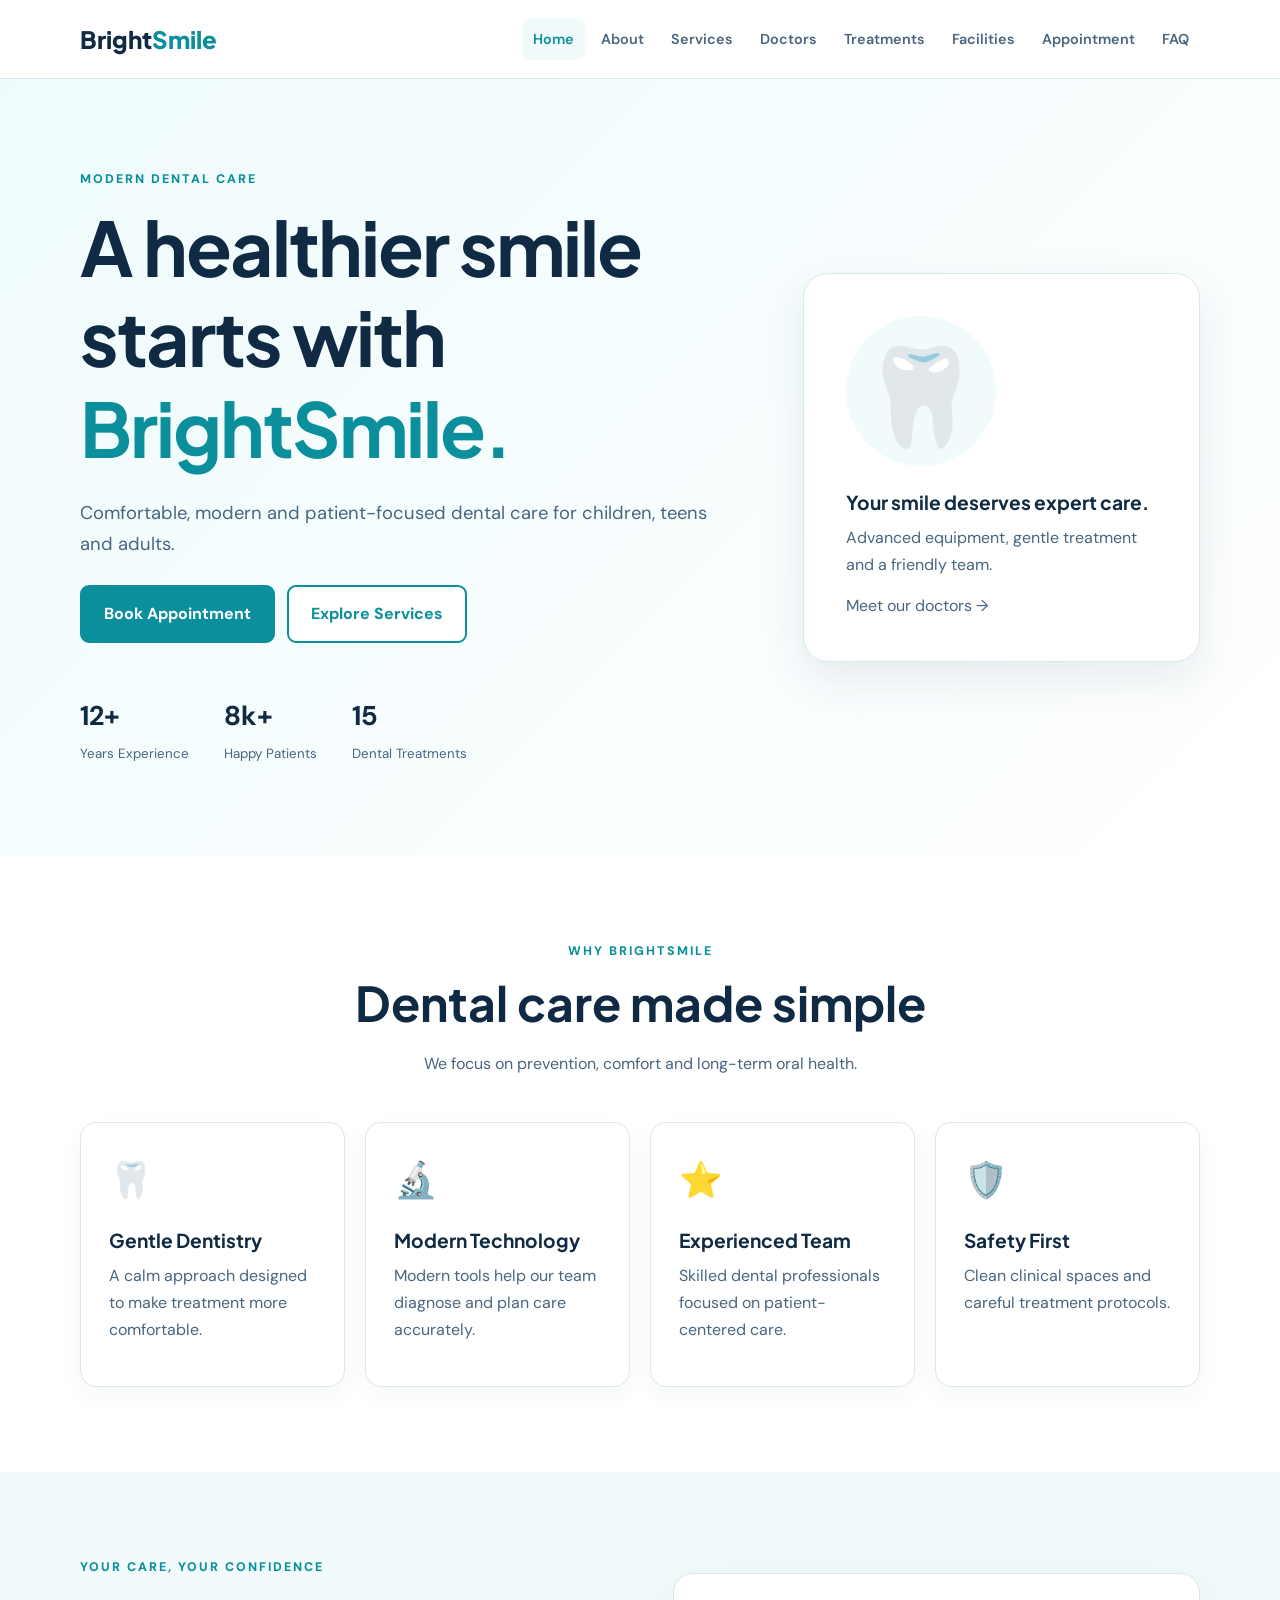
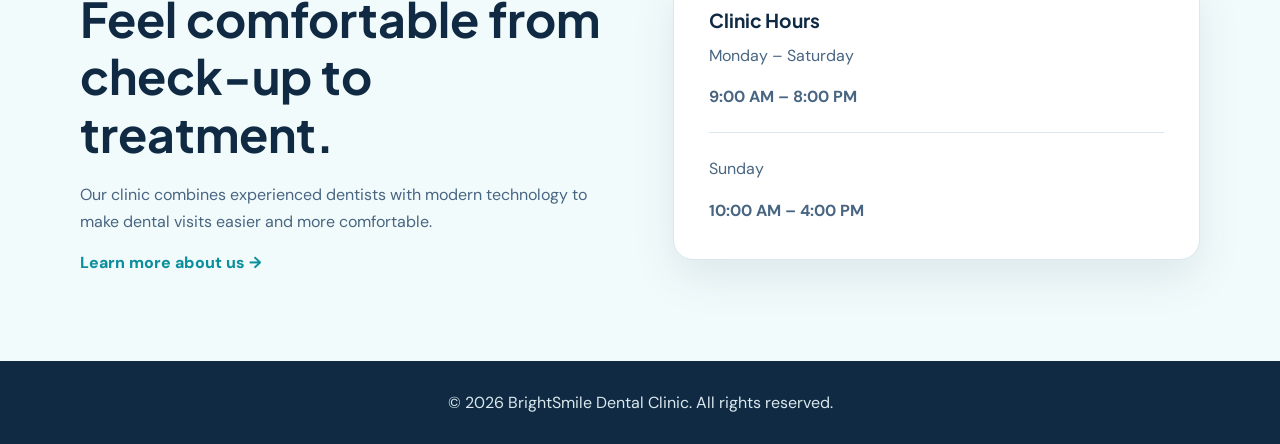
<file: index.html>
<!DOCTYPE html>
<html lang="en">
<head>
  <meta charset="UTF-8">
  <meta name="viewport" content="width=device-width, initial-scale=1.0">
  <title>BrightSmile Dental Clinic | Home</title>
  <link rel="stylesheet" href="style.css">
</head>

<body>

<header class="header">
  <div class="container nav">

    <a class="logo" href="index.html">
      Bright<span>Smile</span>
    </a>

    <button class="menu-btn" id="menuBtn">☰</button>

    <nav id="navLinks">
      <a class="active" href="index.html">Home</a>
      <a href="about.html">About</a>
      <a href="services.html">Services</a>
      <a href="doctors.html">Doctors</a>
      <a href="treatments.html">Treatments</a>
      <a href="facilities.html">Facilities</a>
      <a href="appointment.html">Appointment</a>
      <a href="faq.html">FAQ</a>
    </nav>

  </div>
</header>


<main>

<section class="hero">

  <div class="container hero-grid">

    <div>

      <p class="eyebrow">MODERN DENTAL CARE</p>

      <h1>
        A healthier smile starts with
        <span>BrightSmile.</span>
      </h1>

      <p class="hero-text">
        Comfortable, modern and patient-focused dental care
        for children, teens and adults.
      </p>

      <div class="buttons">

        <a class="btn" href="appointment.html">
          Book Appointment
        </a>

        <a class="btn btn-light" href="services.html">
          Explore Services
        </a>

      </div>


      <div class="stats">

        <div>
          <strong>12+</strong>
          <small>Years Experience</small>
        </div>

        <div>
          <strong>8k+</strong>
          <small>Happy Patients</small>
        </div>

        <div>
          <strong>15</strong>
          <small>Dental Treatments</small>
        </div>

      </div>

    </div>


    <div class="hero-card">

      <div class="tooth">🦷</div>

      <h3>
        Your smile deserves expert care.
      </h3>

      <p>
        Advanced equipment, gentle treatment
        and a friendly team.
      </p>

      <a href="doctors.html">
        Meet our doctors →
      </a>

    </div>

  </div>

</section>


<section class="section">

  <div class="container">

    <div class="section-title">

      <p class="eyebrow">WHY BRIGHTSMILE</p>

      <h2>Dental care made simple</h2>

      <p>
        We focus on prevention, comfort and
        long-term oral health.
      </p>

    </div>

    <div class="cards" id="homeFeatures"></div>

  </div>

</section>


<section class="section soft">

  <div class="container split">

    <div>

      <p class="eyebrow">
        YOUR CARE, YOUR CONFIDENCE
      </p>

      <h2>
        Feel comfortable from check-up to treatment.
      </h2>

      <p>
        Our clinic combines experienced dentists
        with modern technology to make dental visits
        easier and more comfortable.
      </p>

      <a class="text-link" href="about.html">
        Learn more about us →
      </a>

    </div>


    <div class="info-box">

      <h3>Clinic Hours</h3>

      <p>Monday – Saturday</p>

      <strong>9:00 AM – 8:00 PM</strong>

      <hr>

      <p>Sunday</p>

      <strong>10:00 AM – 4:00 PM</strong>

    </div>

  </div>

</section>

</main>


<footer>

  <div class="container">

    <p>
      © 2026 BrightSmile Dental Clinic.
      All rights reserved.
    </p>

  </div>

</footer>


<script src="data.js"></script>
<script src="script.js"></script>

</body>
</html>
</file>
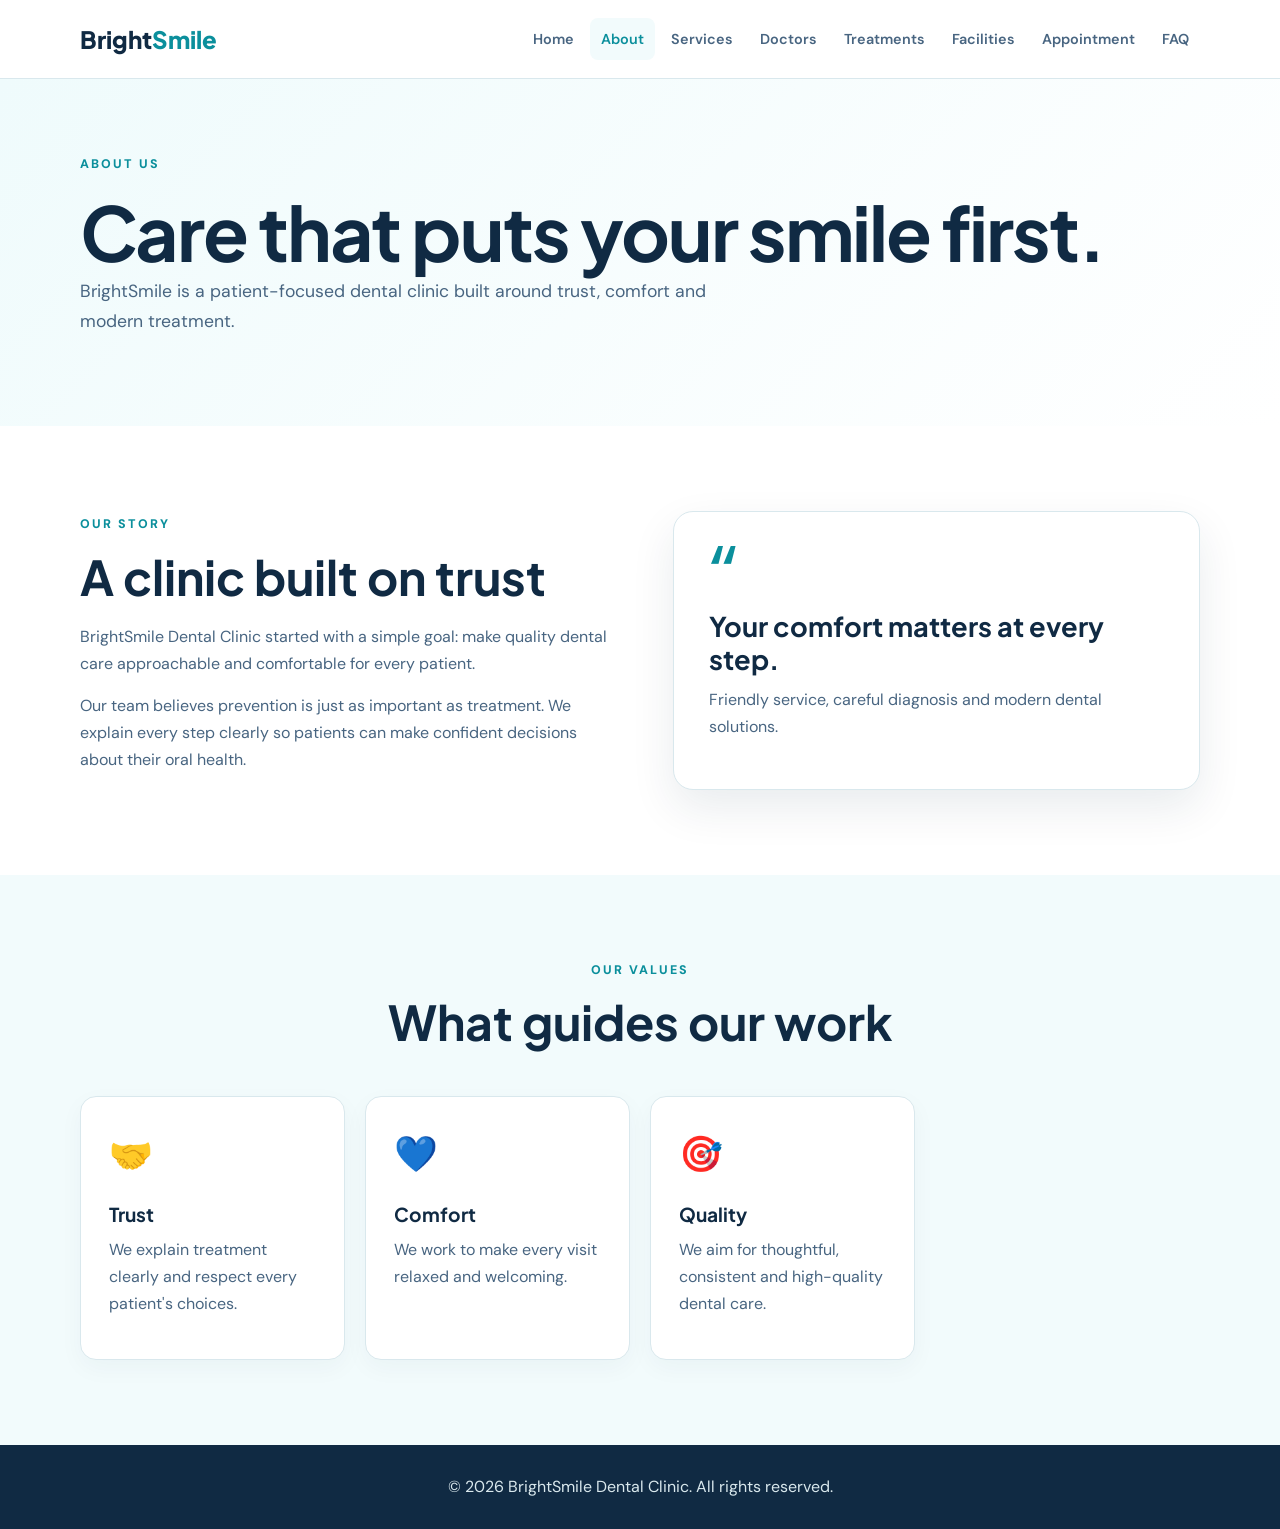
<file: about.html>
<!DOCTYPE html>
<html lang="en">

<head>

  <meta charset="UTF-8">

  <meta
    name="viewport"
    content="width=device-width, initial-scale=1.0"
  >

  <title>About | BrightSmile</title>

  <link rel="stylesheet" href="style.css">

</head>


<body>

<header class="header">

  <div class="container nav">

    <a class="logo" href="index.html">
      Bright<span>Smile</span>
    </a>

    <button class="menu-btn" id="menuBtn">
      ☰
    </button>

    <nav id="navLinks">

      <a href="index.html">Home</a>

      <a class="active" href="about.html">
        About
      </a>

      <a href="services.html">
        Services
      </a>

      <a href="doctors.html">
        Doctors
      </a>

      <a href="treatments.html">
        Treatments
      </a>

      <a href="facilities.html">
        Facilities
      </a>

      <a href="appointment.html">
        Appointment
      </a>

      <a href="faq.html">
        FAQ
      </a>

    </nav>

  </div>

</header>


<section class="page-hero">

  <div class="container">

    <p class="eyebrow">
      ABOUT US
    </p>

    <h1>
      Care that puts your smile first.
    </h1>

    <p>
      BrightSmile is a patient-focused dental clinic
      built around trust, comfort and modern treatment.
    </p>

  </div>

</section>


<section class="section">

  <div class="container split">

    <div>

      <p class="eyebrow">
        OUR STORY
      </p>

      <h2>
        A clinic built on trust
      </h2>

      <p>
        BrightSmile Dental Clinic started with a simple goal:
        make quality dental care approachable and comfortable
        for every patient.
      </p>

      <p>
        Our team believes prevention is just as important
        as treatment. We explain every step clearly so
        patients can make confident decisions about their
        oral health.
      </p>

    </div>


    <div class="quote-box">

      <span>“</span>

      <h3>
        Your comfort matters at every step.
      </h3>

      <p>
        Friendly service, careful diagnosis
        and modern dental solutions.
      </p>

    </div>

  </div>

</section>


<section class="section soft">

  <div class="container">

    <div class="section-title">

      <p class="eyebrow">
        OUR VALUES
      </p>

      <h2>
        What guides our work
      </h2>

    </div>

    <div class="cards" id="values"></div>

  </div>

</section>


<footer>

  <div class="container">

    <p>
      © 2026 BrightSmile Dental Clinic.
      All rights reserved.
    </p>

  </div>

</footer>


<script src="data.js"></script>
<script src="script.js"></script>

</body>
</html>
</file>
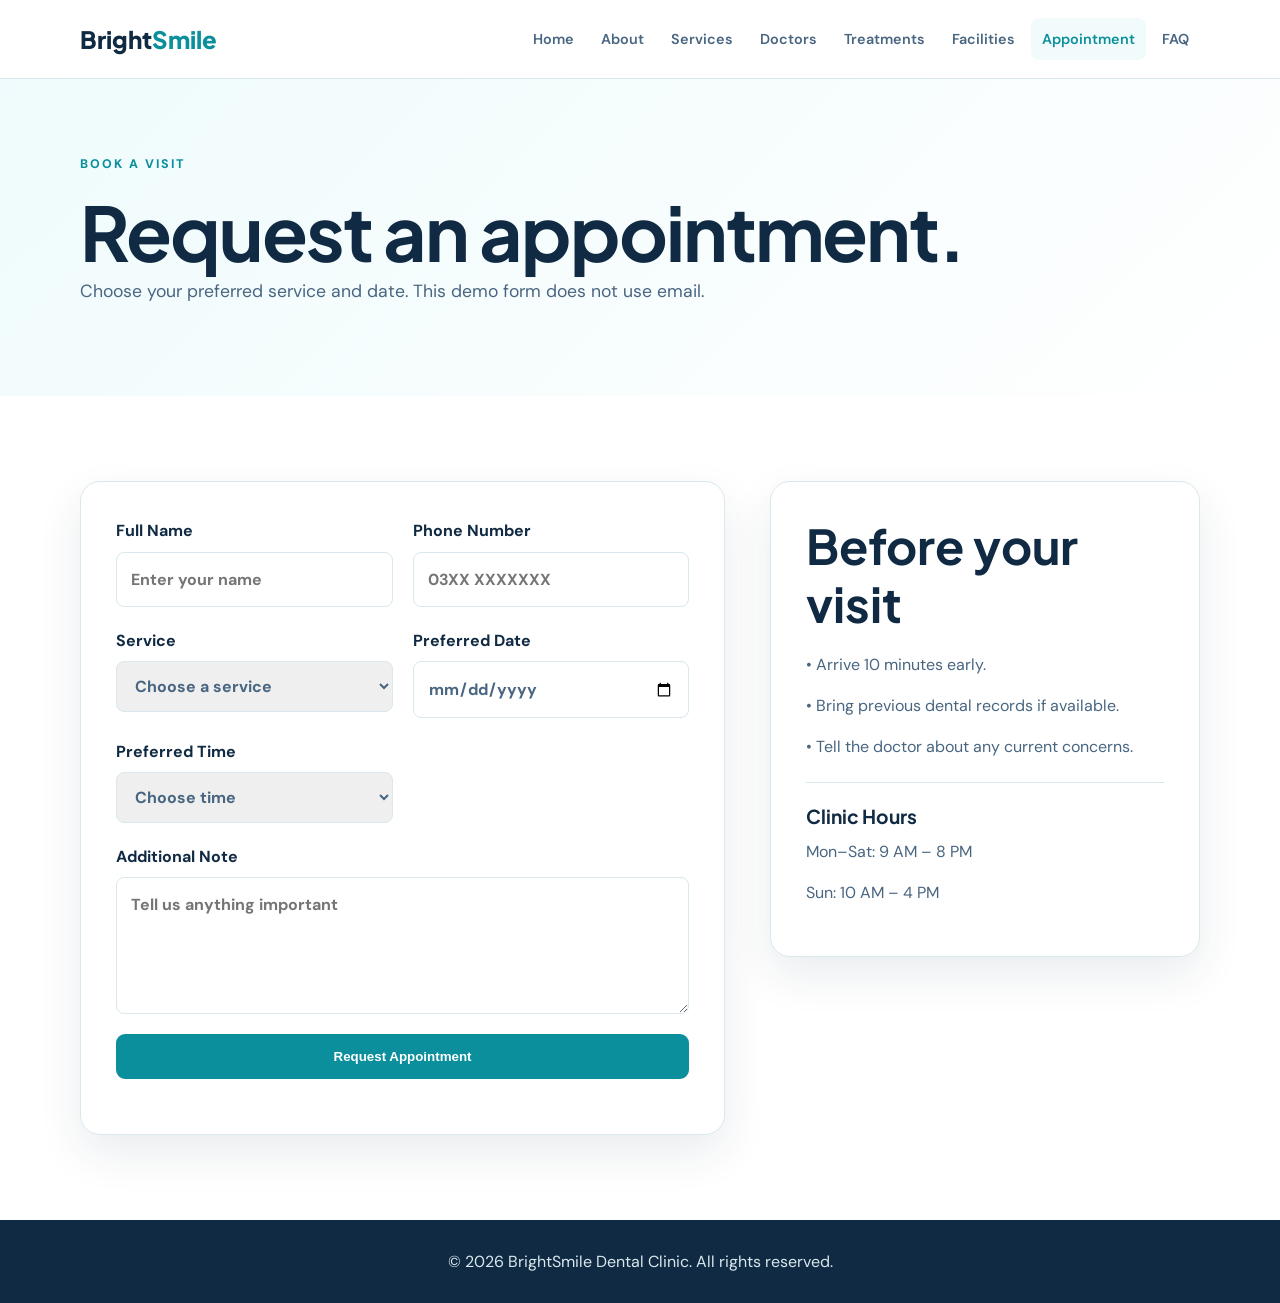
<file: appointment.html>
<!DOCTYPE html>
<html lang="en">

<head>

  <meta charset="UTF-8">

  <meta
    name="viewport"
    content="width=device-width, initial-scale=1.0"
  >

  <title>Appointment | BrightSmile</title>

  <link rel="stylesheet" href="style.css">

</head>


<body>

<header class="header">

  <div class="container nav">

    <a class="logo" href="index.html">
      Bright<span>Smile</span>
    </a>

    <button class="menu-btn" id="menuBtn">
      ☰
    </button>

    <nav id="navLinks">

      <a href="index.html">Home</a>

      <a href="about.html">About</a>

      <a href="services.html">Services</a>

      <a href="doctors.html">Doctors</a>

      <a href="treatments.html">Treatments</a>

      <a href="facilities.html">Facilities</a>

      <a class="active" href="appointment.html">
        Appointment
      </a>

      <a href="faq.html">FAQ</a>

    </nav>

  </div>

</header>


<section class="page-hero">

  <div class="container">

    <p class="eyebrow">
      BOOK A VISIT
    </p>

    <h1>
      Request an appointment.
    </h1>

    <p>
      Choose your preferred service and date.
      This demo form does not use email.
    </p>

  </div>

</section>


<section class="section">

  <div class="container form-layout">


    <form
      class="appointment-form"
      id="appointmentForm"
    >

      <label>
        Full Name

        <input
          type="text"
          id="patientName"
          required
          placeholder="Enter your name"
        >

      </label>


      <label>
        Phone Number

        <input
          type="tel"
          id="phone"
          required
          placeholder="03XX XXXXXXX"
        >

      </label>


      <label>
        Service

        <select id="service" required>

          <option value="">
            Choose a service
          </option>

          <option>
            Dental Check-up
          </option>

          <option>
            Teeth Cleaning
          </option>

          <option>
            Cosmetic Dentistry
          </option>

          <option>
            Root Canal
          </option>

          <option>
            Braces Consultation
          </option>

          <option>
            Dental Implants
          </option>

        </select>

      </label>


      <label>
        Preferred Date

        <input
          type="date"
          id="date"
          required
        >

      </label>


      <label>
        Preferred Time

        <select id="time" required>

          <option value="">
            Choose time
          </option>

          <option>9:00 AM</option>
          <option>11:00 AM</option>
          <option>2:00 PM</option>
          <option>5:00 PM</option>
          <option>7:00 PM</option>

        </select>

      </label>


      <label>

        Additional Note

        <textarea
          id="note"
          rows="4"
          placeholder="Tell us anything important"
        ></textarea>

      </label>


      <button
        class="btn"
        type="submit"
      >
        Request Appointment
      </button>


      <p
        id="formMessage"
        class="form-message"
      ></p>

    </form>


    <div class="info-box appointment-info">

      <h2>
        Before your visit
      </h2>

      <p>
        • Arrive 10 minutes early.
      </p>

      <p>
        • Bring previous dental records if available.
      </p>

      <p>
        • Tell the doctor about any current concerns.
      </p>

      <hr>

      <h3>
        Clinic Hours
      </h3>

      <p>
        Mon–Sat: 9 AM – 8 PM
      </p>

      <p>
        Sun: 10 AM – 4 PM
      </p>

    </div>

  </div>

</section>


<footer>

  <div class="container">

    <p>
      © 2026 BrightSmile Dental Clinic.
      All rights reserved.
    </p>

  </div>

</footer>


<script src="data.js"></script>
<script src="script.js"></script>

</body>
</html>
</file>
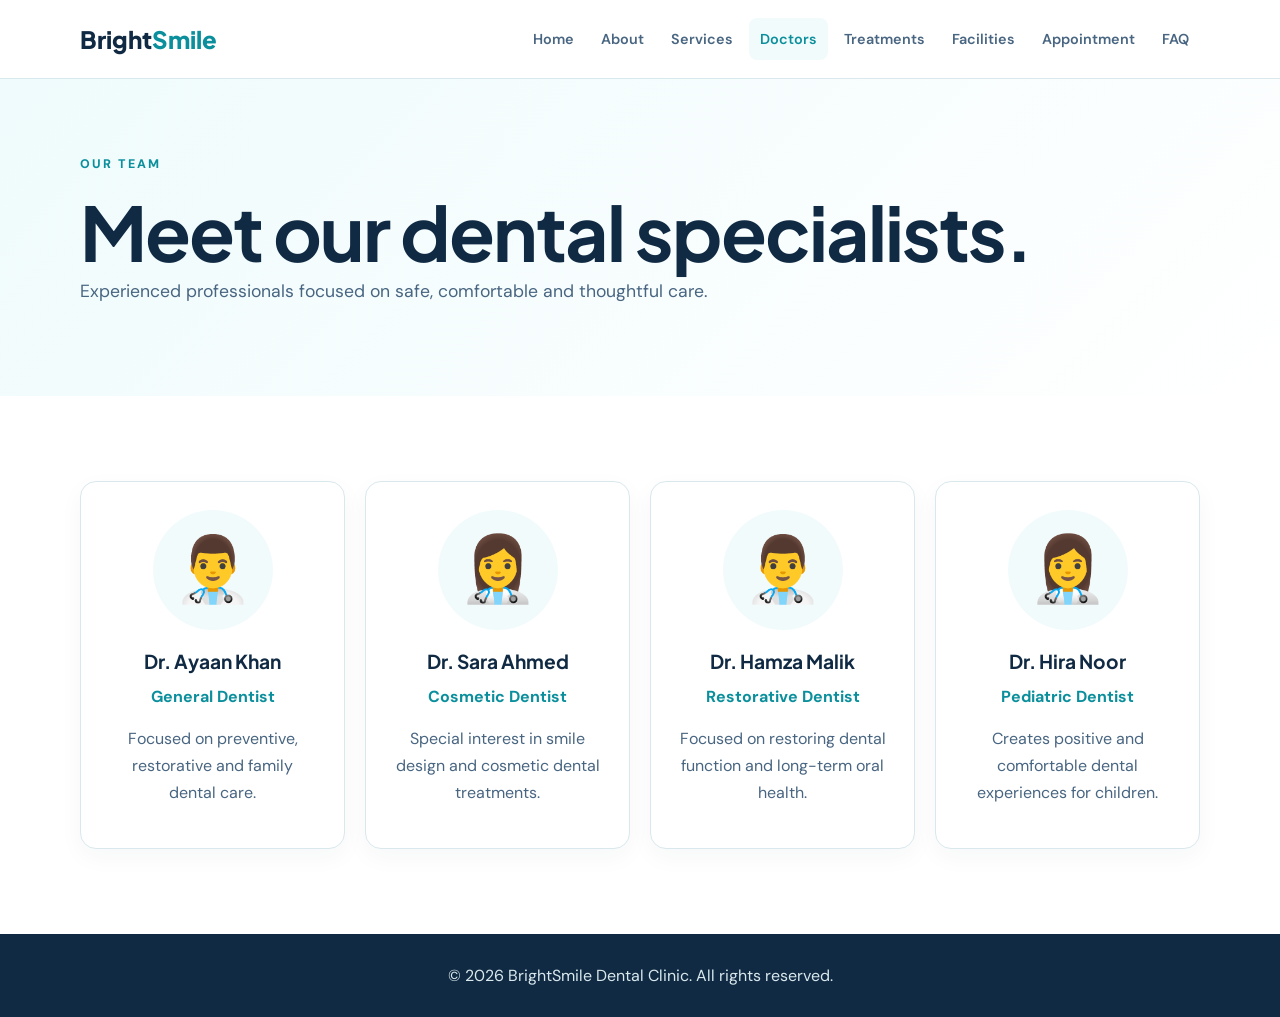
<file: doctors.html>
<!DOCTYPE html>
<html lang="en">

<head>

  <meta charset="UTF-8">

  <meta
    name="viewport"
    content="width=device-width, initial-scale=1.0"
  >

  <title>Doctors | BrightSmile</title>

  <link rel="stylesheet" href="style.css">

</head>


<body>

<header class="header">

  <div class="container nav">

    <a class="logo" href="index.html">
      Bright<span>Smile</span>
    </a>

    <button class="menu-btn" id="menuBtn">
      ☰
    </button>

    <nav id="navLinks">

      <a href="index.html">Home</a>

      <a href="about.html">About</a>

      <a href="services.html">Services</a>

      <a class="active" href="doctors.html">
        Doctors
      </a>

      <a href="treatments.html">
        Treatments
      </a>

      <a href="facilities.html">
        Facilities
      </a>

      <a href="appointment.html">
        Appointment
      </a>

      <a href="faq.html">FAQ</a>

    </nav>

  </div>

</header>


<section class="page-hero">

  <div class="container">

    <p class="eyebrow">
      OUR TEAM
    </p>

    <h1>
      Meet our dental specialists.
    </h1>

    <p>
      Experienced professionals focused on safe,
      comfortable and thoughtful care.
    </p>

  </div>

</section>


<section class="section">

  <div class="container">

    <div
      class="doctor-grid"
      id="doctorsList"
    ></div>

  </div>

</section>


<footer>

  <div class="container">

    <p>
      © 2026 BrightSmile Dental Clinic.
      All rights reserved.
    </p>

  </div>

</footer>


<script src="data.js"></script>
<script src="script.js"></script>

</body>
</html>
</file>
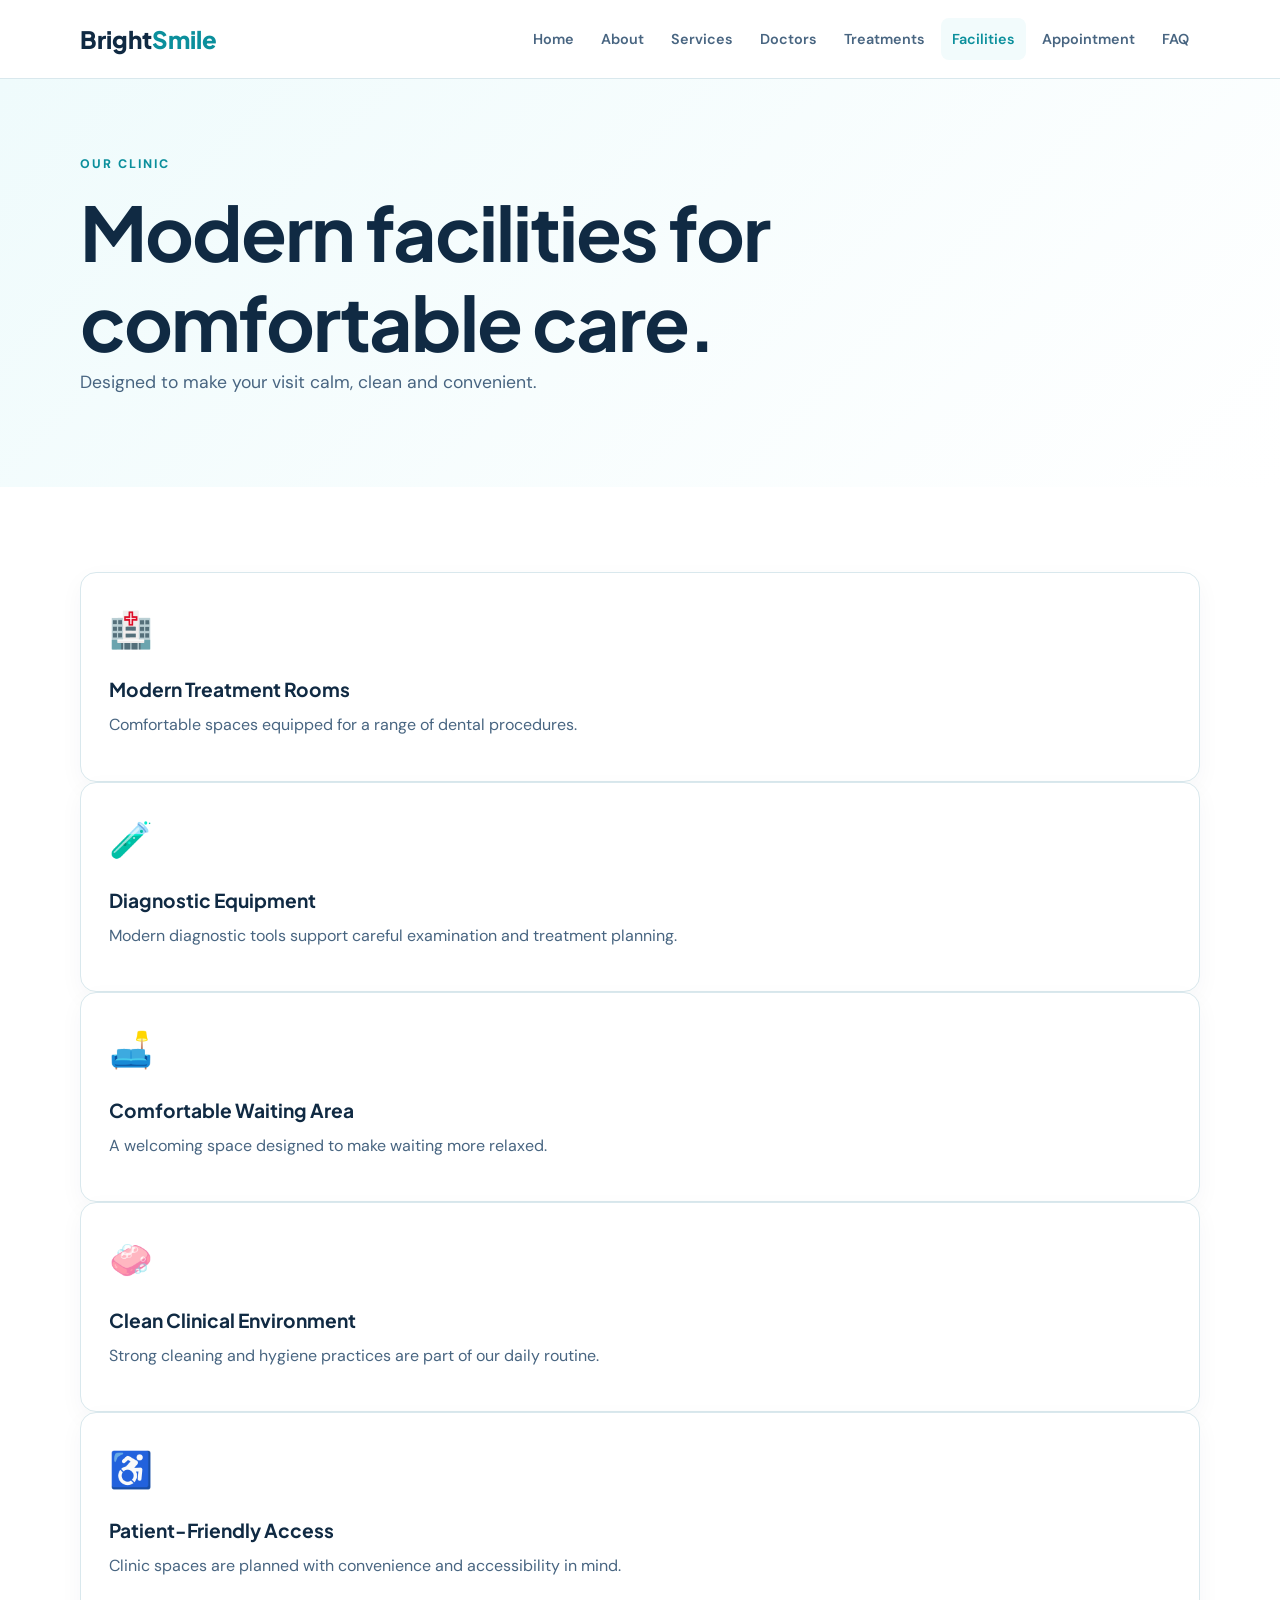
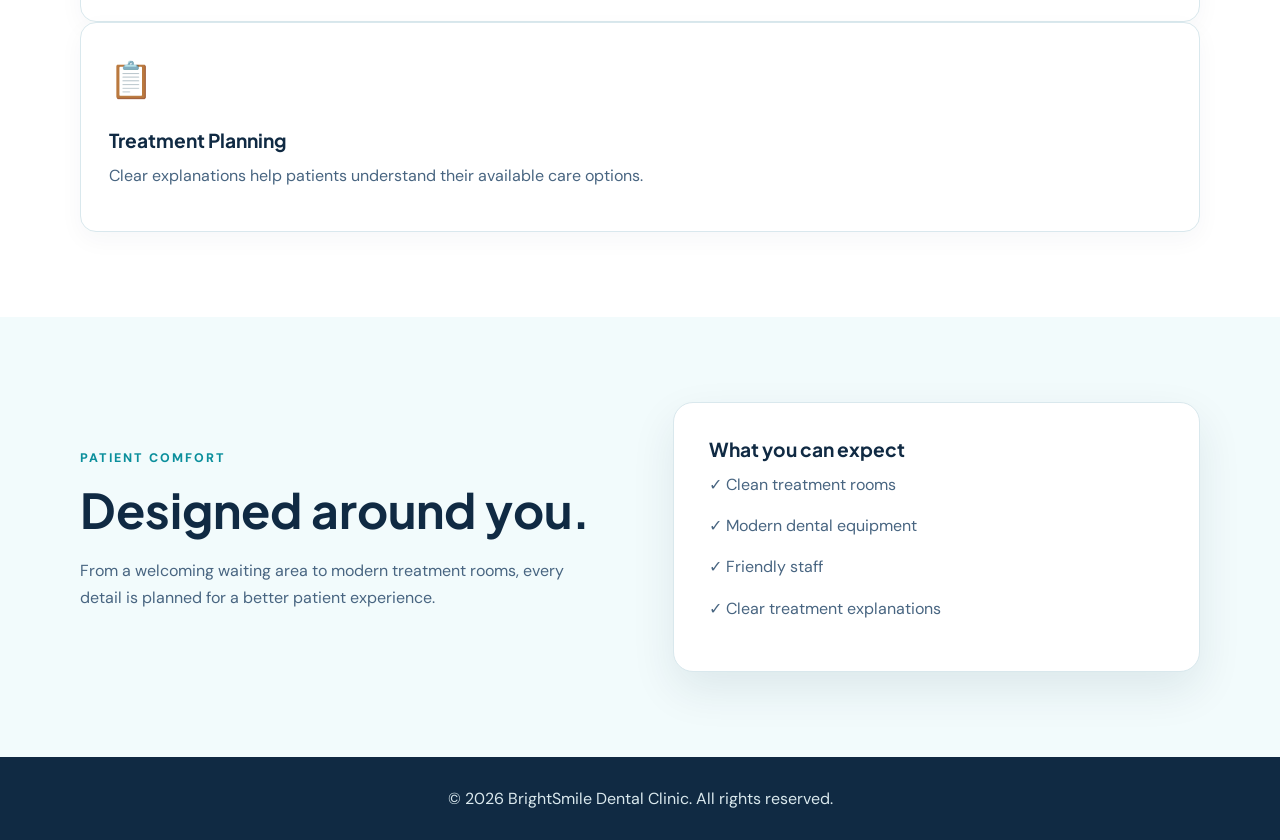
<file: facilities.html>
<!DOCTYPE html>
<html lang="en">

<head>

  <meta charset="UTF-8">

  <meta
    name="viewport"
    content="width=device-width, initial-scale=1.0"
  >

  <title>Facilities | BrightSmile</title>

  <link rel="stylesheet" href="style.css">

</head>


<body>

<header class="header">

  <div class="container nav">

    <a class="logo" href="index.html">
      Bright<span>Smile</span>
    </a>

    <button class="menu-btn" id="menuBtn">
      ☰
    </button>

    <nav id="navLinks">

      <a href="index.html">Home</a>

      <a href="about.html">About</a>

      <a href="services.html">Services</a>

      <a href="doctors.html">Doctors</a>

      <a href="treatments.html">Treatments</a>

      <a class="active" href="facilities.html">
        Facilities
      </a>

      <a href="appointment.html">
        Appointment
      </a>

      <a href="faq.html">FAQ</a>

    </nav>

  </div>

</header>


<section class="page-hero">

  <div class="container">

    <p class="eyebrow">
      OUR CLINIC
    </p>

    <h1>
      Modern facilities for comfortable care.
    </h1>

    <p>
      Designed to make your visit calm,
      clean and convenient.
    </p>

  </div>

</section>


<section class="section">

  <div class="container">

    <div
      class="facility-grid"
      id="facilitiesList"
    ></div>

  </div>

</section>


<section class="section soft">

  <div class="container split">

    <div>

      <p class="eyebrow">
        PATIENT COMFORT
      </p>

      <h2>
        Designed around you.
      </h2>

      <p>
        From a welcoming waiting area to modern
        treatment rooms, every detail is planned
        for a better patient experience.
      </p>

    </div>


    <div class="info-box">

      <h3>
        What you can expect
      </h3>

      <p>✓ Clean treatment rooms</p>
      <p>✓ Modern dental equipment</p>
      <p>✓ Friendly staff</p>
      <p>✓ Clear treatment explanations</p>

    </div>

  </div>

</section>


<footer>

  <div class="container">

    <p>
      © 2026 BrightSmile Dental Clinic.
      All rights reserved.
    </p>

  </div>

</footer>


<script src="data.js"></script>
<script src="script.js"></script>

</body>
</html>
</file>
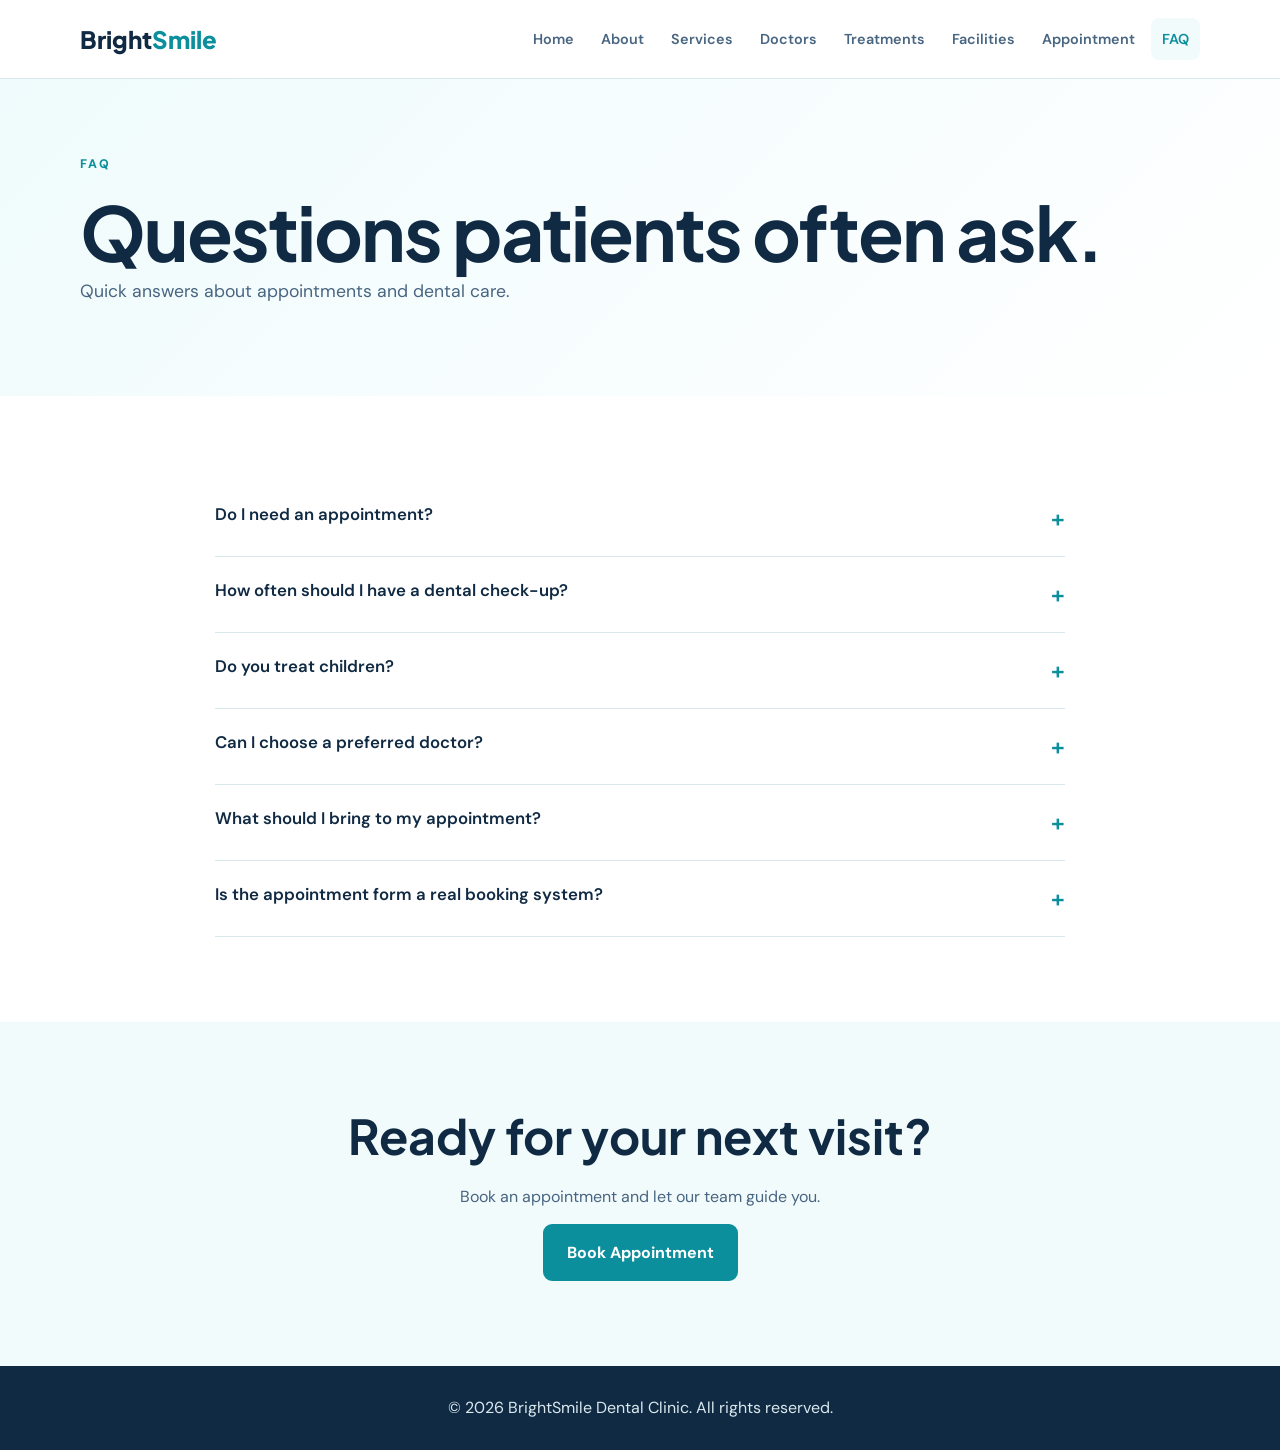
<file: faq.html>
<!DOCTYPE html>
<html lang="en">

<head>

  <meta charset="UTF-8">

  <meta
    name="viewport"
    content="width=device-width, initial-scale=1.0"
  >

  <title>FAQ | BrightSmile</title>

  <link rel="stylesheet" href="style.css">

</head>


<body>

<header class="header">

  <div class="container nav">

    <a class="logo" href="index.html">
      Bright<span>Smile</span>
    </a>

    <button class="menu-btn" id="menuBtn">
      ☰
    </button>

    <nav id="navLinks">

      <a href="index.html">Home</a>

      <a href="about.html">About</a>

      <a href="services.html">Services</a>

      <a href="doctors.html">Doctors</a>

      <a href="treatments.html">Treatments</a>

      <a href="facilities.html">Facilities</a>

      <a href="appointment.html">
        Appointment
      </a>

      <a class="active" href="faq.html">
        FAQ
      </a>

    </nav>

  </div>

</header>


<section class="page-hero">

  <div class="container">

    <p class="eyebrow">
      FAQ
    </p>

    <h1>
      Questions patients often ask.
    </h1>

    <p>
      Quick answers about appointments
      and dental care.
    </p>

  </div>

</section>


<section class="section">

  <div
    class="container faq-list"
    id="faqList"
  ></div>

</section>


<section class="section soft">

  <div class="container cta">

    <h2>
      Ready for your next visit?
    </h2>

    <p>
      Book an appointment and let our
      team guide you.
    </p>

    <a class="btn" href="appointment.html">
      Book Appointment
    </a>

  </div>

</section>


<footer>

  <div class="container">

    <p>
      © 2026 BrightSmile Dental Clinic.
      All rights reserved.
    </p>

  </div>

</footer>


<script src="data.js"></script>
<script src="script.js"></script>

</body>
</html>
</file>
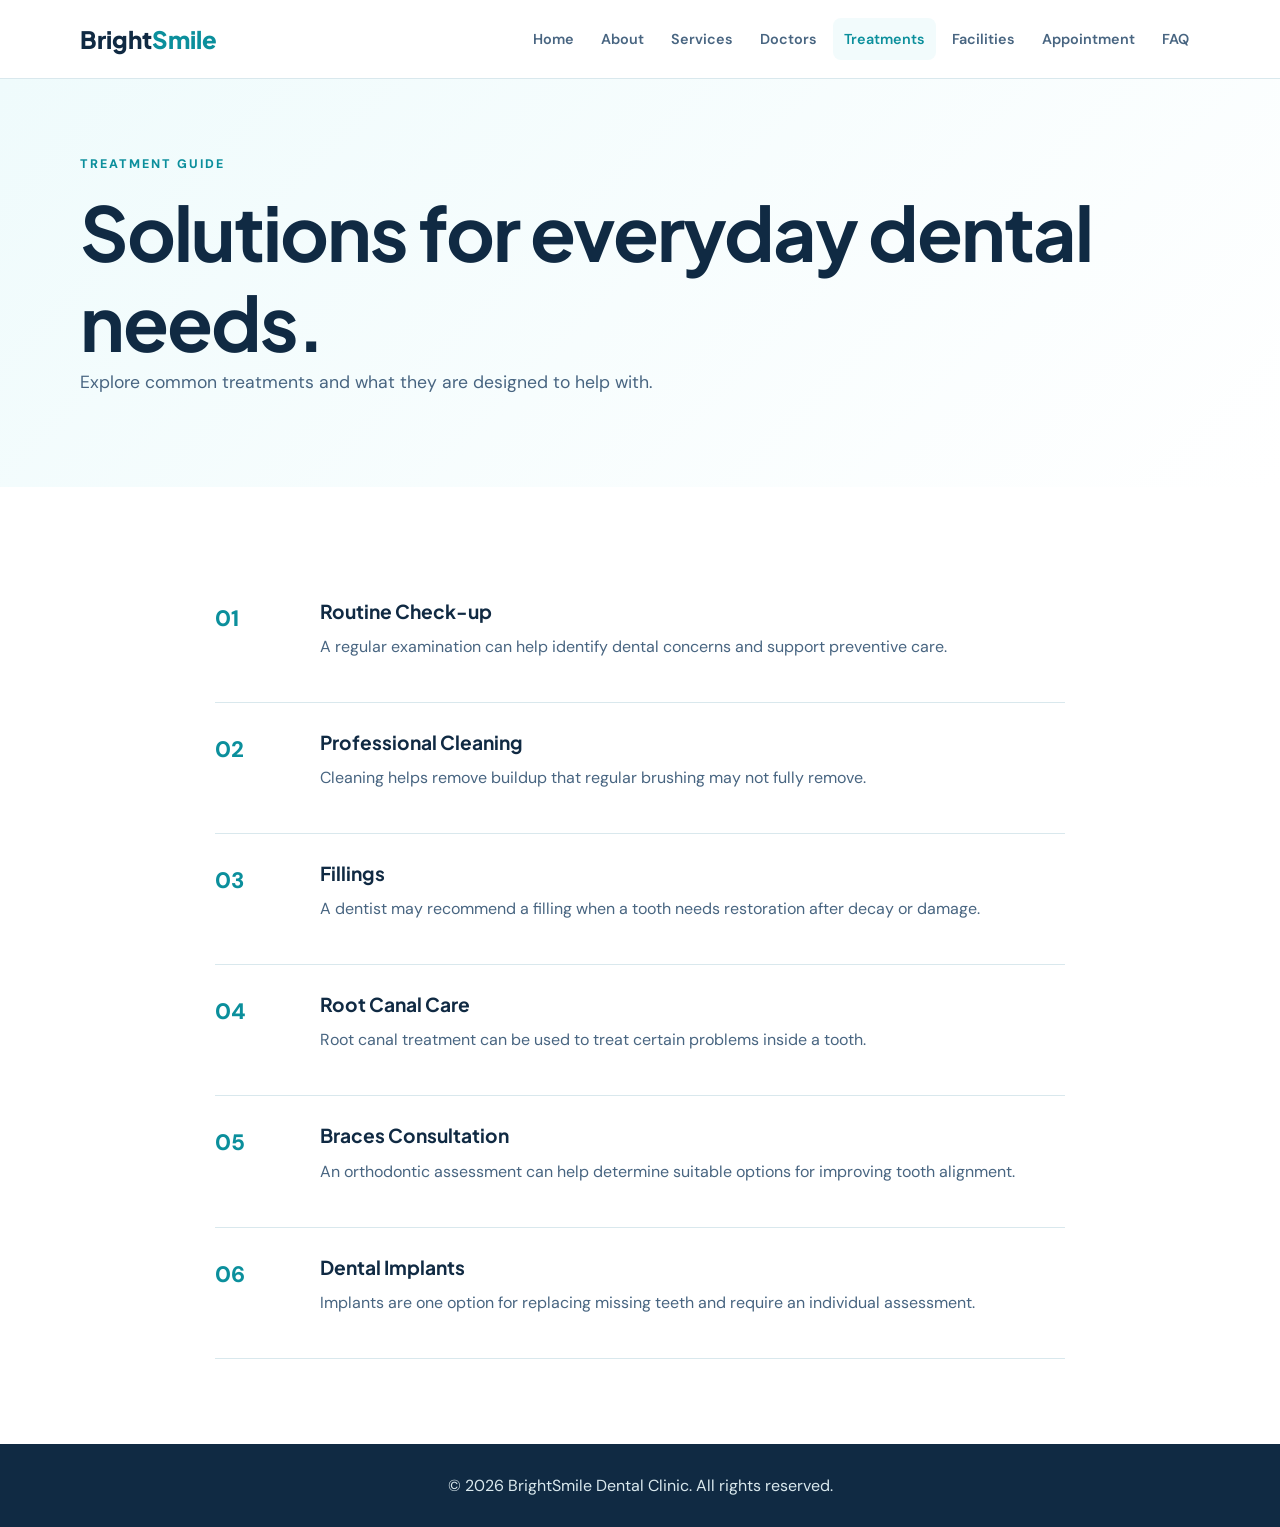
<file: treatments.html>
<!DOCTYPE html>
<html lang="en">

<head>

  <meta charset="UTF-8">

  <meta
    name="viewport"
    content="width=device-width, initial-scale=1.0"
  >

  <title>Treatments | BrightSmile</title>

  <link rel="stylesheet" href="style.css">

</head>


<body>

<header class="header">

  <div class="container nav">

    <a class="logo" href="index.html">
      Bright<span>Smile</span>
    </a>

    <button class="menu-btn" id="menuBtn">
      ☰
    </button>

    <nav id="navLinks">

      <a href="index.html">Home</a>

      <a href="about.html">About</a>

      <a href="services.html">Services</a>

      <a href="doctors.html">Doctors</a>

      <a class="active" href="treatments.html">
        Treatments
      </a>

      <a href="facilities.html">
        Facilities
      </a>

      <a href="appointment.html">
        Appointment
      </a>

      <a href="faq.html">FAQ</a>

    </nav>

  </div>

</header>


<section class="page-hero">

  <div class="container">

    <p class="eyebrow">
      TREATMENT GUIDE
    </p>

    <h1>
      Solutions for everyday dental needs.
    </h1>

    <p>
      Explore common treatments and what
      they are designed to help with.
    </p>

  </div>

</section>


<section class="section">

  <div class="container">

    <div
      class="treatment-list"
      id="treatmentsList"
    ></div>

  </div>

</section>


<footer>

  <div class="container">

    <p>
      © 2026 BrightSmile Dental Clinic.
      All rights reserved.
    </p>

  </div>

</footer>


<script src="data.js"></script>
<script src="script.js"></script>

</body>
</html>
</file>
<file: style.css>
@import url('https://fonts.googleapis.com/css2?family=DM+Sans:wght@400;500;600;700&family=Plus+Jakarta+Sans:wght@600;700;800&display=swap');


* {
  margin: 0;
  padding: 0;
  box-sizing: border-box;
}


:root {

  --primary: #0b8f9c;

  --dark: #102a43;

  --text: #486581;

  --light: #f2fbfc;

  --white: #ffffff;

  --border: #d9e8ed;

  --shadow:
    0 18px 45px rgba(16, 42, 67, 0.09);

}


body {

  font-family: "DM Sans", sans-serif;

  color: var(--text);

  background: var(--white);

  line-height: 1.7;

}


h1,
h2,
h3 {

  font-family:
    "Plus Jakarta Sans",
    sans-serif;

  color: var(--dark);

  line-height: 1.2;

}


h1 {

  font-size:
    clamp(2.4rem, 6vw, 4.7rem);

  letter-spacing: -2px;

}


h2 {

  font-size:
    clamp(2rem, 4vw, 3rem);

  margin-bottom: 18px;

}


h3 {

  font-size: 1.2rem;

  margin-bottom: 10px;

}


p {

  margin-bottom: 14px;

}


a {

  text-decoration: none;

  color: inherit;

}


.container {

  width: min(1120px, 92%);

  margin: auto;

}


.header {

  position: sticky;

  top: 0;

  z-index: 100;

  background:
    rgba(255, 255, 255, 0.96);

  border-bottom:
    1px solid var(--border);

}


.nav {

  min-height: 78px;

  display: flex;

  align-items: center;

  justify-content: space-between;

  gap: 25px;

}


.logo {

  font-family:
    "Plus Jakarta Sans";

  font-size: 1.5rem;

  font-weight: 800;

  color: var(--dark);

}


.logo span {

  color: var(--primary);

}


nav {

  display: flex;

  align-items: center;

  gap: 5px;

}


nav a {

  padding: 9px 11px;

  font-weight: 600;

  font-size: 0.9rem;

  border-radius: 8px;

}


nav a:hover,
nav a.active {

  color: var(--primary);

  background: var(--light);

}


.menu-btn {

  display: none;

  border: 0;

  background: var(--light);

  font-size: 1.5rem;

  padding: 8px 12px;

  border-radius: 8px;

}


.hero {

  background:
    linear-gradient(
      135deg,
      #effbfc,
      #ffffff
    );

  padding: 90px 0;

}


.hero-grid {

  display: grid;

  grid-template-columns:
    1.25fr 0.75fr;

  gap: 60px;

  align-items: center;

}


.eyebrow {

  color: var(--primary);

  font-weight: 800;

  letter-spacing: 2px;

  font-size: 0.78rem;

  margin-bottom: 12px;

}


.hero h1 span {

  color: var(--primary);

}


.hero-text {

  font-size: 1.15rem;

  max-width: 650px;

  margin: 25px 0;

}


.buttons {

  display: flex;

  gap: 12px;

  flex-wrap: wrap;

}


.btn {

  display: inline-block;

  background: var(--primary);

  color: #fff;

  padding: 13px 22px;

  border-radius: 9px;

  font-weight: 700;

  border:
    2px solid var(--primary);

  cursor: pointer;

}


.btn:hover {

  transform: translateY(-2px);

  box-shadow:
    0 10px 25px
    rgba(11, 143, 156, 0.2);

}


.btn-light {

  background: #fff;

  color: var(--primary);

}


.hero-card {

  background: #fff;

  border:
    1px solid var(--border);

  border-radius: 25px;

  padding: 42px;

  box-shadow: var(--shadow);

}


.tooth {

  font-size: 6rem;

  background: var(--light);

  width: 150px;

  height: 150px;

  border-radius: 50%;

  display: grid;

  place-items: center;

  margin-bottom: 25px;

}


.stats {

  display: flex;

  gap: 35px;

  margin-top: 50px;

  flex-wrap: wrap;

}


.stats strong {

  display: block;

  font-size: 1.7rem;

  color: var(--dark);

}


.stats small {

  color: var(--text);

}


.section {

  padding: 85px 0;

}


.soft {

  background: var(--light);

}


.section-title {

  text-align: center;

  max-width: 650px;

  margin: 0 auto 45px;

}


.cards {

  display: grid;

  grid-template-columns:
    repeat(4, 1fr);

  gap: 20px;

}


.card {

  padding: 28px;

  background: #fff;

  border:
    1px solid var(--border);

  border-radius: 16px;

  box-shadow:
    0 8px 25px
    rgba(16, 42, 67, 0.04);

  transition: 0.25s;

}


.card:hover {

  transform: translateY(-5px);

  box-shadow: var(--shadow);

}


.icon {

  font-size: 2.2rem;

  margin-bottom: 18px;

}


.role {

  color: var(--primary);

  font-weight: 700;

}


.split {

  display: grid;

  grid-template-columns: 1fr 1fr;

  gap: 65px;

  align-items: center;

}


.info-box,
.quote-box {

  background: #fff;

  border:
    1px solid var(--border);

  border-radius: 20px;

  padding: 35px;

  box-shadow: var(--shadow);

}


.quote-box span {

  font-size: 5rem;

  line-height: 0.7;

  color: var(--primary);

}


.quote-box h3 {

  font-size: 1.7rem;

}


.text-link {

  font-weight: 800;

  color: var(--primary);

}


.page-hero {

  padding: 75px 0;

  background:
    linear-gradient(
      135deg,
      #effbfc,
      #fff
    );

}


.page-hero p:last-child {

  max-width: 650px;

  font-size: 1.1rem;

}


.service-grid,
.facility-grid {

  grid-template-columns:
    repeat(3, 1fr);

}


.doctor-grid {

  display: grid;

  grid-template-columns:
    repeat(4, 1fr);

  gap: 20px;

}


.doctor-card {

  text-align: center;

}


.doctor-card .icon {

  font-size: 4rem;

  background: var(--light);

  border-radius: 50%;

  width: 120px;

  height: 120px;

  display: grid;

  place-items: center;

  margin: 0 auto 20px;

}


.treatment-list {

  max-width: 850px;

  margin: auto;

}


.treatment {

  display: grid;

  grid-template-columns: 80px 1fr;

  gap: 25px;

  padding: 28px 0;

  border-bottom:
    1px solid var(--border);

}


.treatment > span {

  font-size: 1.4rem;

  font-weight: 800;

  color: var(--primary);

}


.cta {

  text-align: center;

  max-width: 750px;

}


.form-layout {

  display: grid;

  grid-template-columns:
    1.2fr 0.8fr;

  gap: 45px;

}


.appointment-form {

  display: grid;

  grid-template-columns: 1fr 1fr;

  gap: 20px;

  background: #fff;

  border:
    1px solid var(--border);

  padding: 35px;

  border-radius: 20px;

  box-shadow: var(--shadow);

}


.appointment-form label:last-of-type,
.appointment-form button,
.form-message {

  grid-column: 1 / -1;

}


label {

  font-weight: 700;

  color: var(--dark);

}


input,
select,
textarea {

  display: block;

  width: 100%;

  margin-top: 7px;

  padding: 13px 14px;

  border:
    1px solid var(--border);

  border-radius: 8px;

  font: inherit;

  color: var(--text);

  outline: none;

}


input:focus,
select:focus,
textarea:focus {

  border-color: var(--primary);

}


.appointment-info {

  height: max-content;

}


.form-message {

  margin: 0;

}


.success {

  padding: 12px;

  background: #e8f8ef;

  color: #177245;

  border-radius: 8px;

}


.faq-list {

  max-width: 850px;

  margin: auto;

}


.faq-item {

  border-bottom:
    1px solid var(--border);

}


.faq-question {

  width: 100%;

  border: 0;

  background: none;

  text-align: left;

  padding: 22px 0;

  font:
    600 1.05rem "DM Sans";

  color: var(--dark);

  display: flex;

  justify-content: space-between;

  cursor: pointer;

}


.faq-question span {

  font-size: 1.5rem;

  color: var(--primary);

}


.faq-answer {

  display: none;

  padding: 0 0 18px;

}


.faq-item.open .faq-answer {

  display: block;

}


footer {

  background: var(--dark);

  color: #d9e8ed;

  padding: 28px 0;

  text-align: center;

}


footer p {

  margin: 0;

}


hr {

  border: 0;

  border-top:
    1px solid var(--border);

  margin: 22px 0;

}


@media (max-width: 1000px) {

  nav {

    gap: 0;

  }


  nav a {

    font-size: 0.82rem;

    padding: 8px 7px;

  }


  .cards {

    grid-template-columns:
      repeat(2, 1fr);

  }


  .doctor-grid {

    grid-template-columns:
      repeat(2, 1fr);

  }

}


@media (max-width: 800px) {

  .menu-btn {

    display: block;

  }


  nav {

    display: none;

    position: absolute;

    top: 78px;

    left: 0;

    width: 100%;

    background: #fff;

    border-bottom:
      1px solid var(--border);

    padding: 15px;

    flex-direction: column;

    align-items: stretch;

  }


  nav.show {

    display: flex;

  }


  nav a {

    padding: 12px;

  }


  .hero-grid,
  .split,
  .form-layout {

    grid-template-columns: 1fr;

  }


  .hero {

    padding: 60px 0;

  }


  .stats {

    margin-top: 35px;

  }

}


@media (max-width: 600px) {

  .section {

    padding: 60px 0;

  }


  .cards,
  .service-grid,
  .facility-grid,
  .doctor-grid {

    grid-template-columns: 1fr;

  }


  .hero-card {

    padding: 28px;

  }


  .appointment-form {

    grid-template-columns: 1fr;

    padding: 24px;

  }


  .appointment-form label:last-of-type,
  .appointment-form button,
  .form-message {

    grid-column: auto;

  }


  h1 {

    letter-spacing: -1px;

  }


  .page-hero {

    padding: 55px 0;

  }

}
</file>
